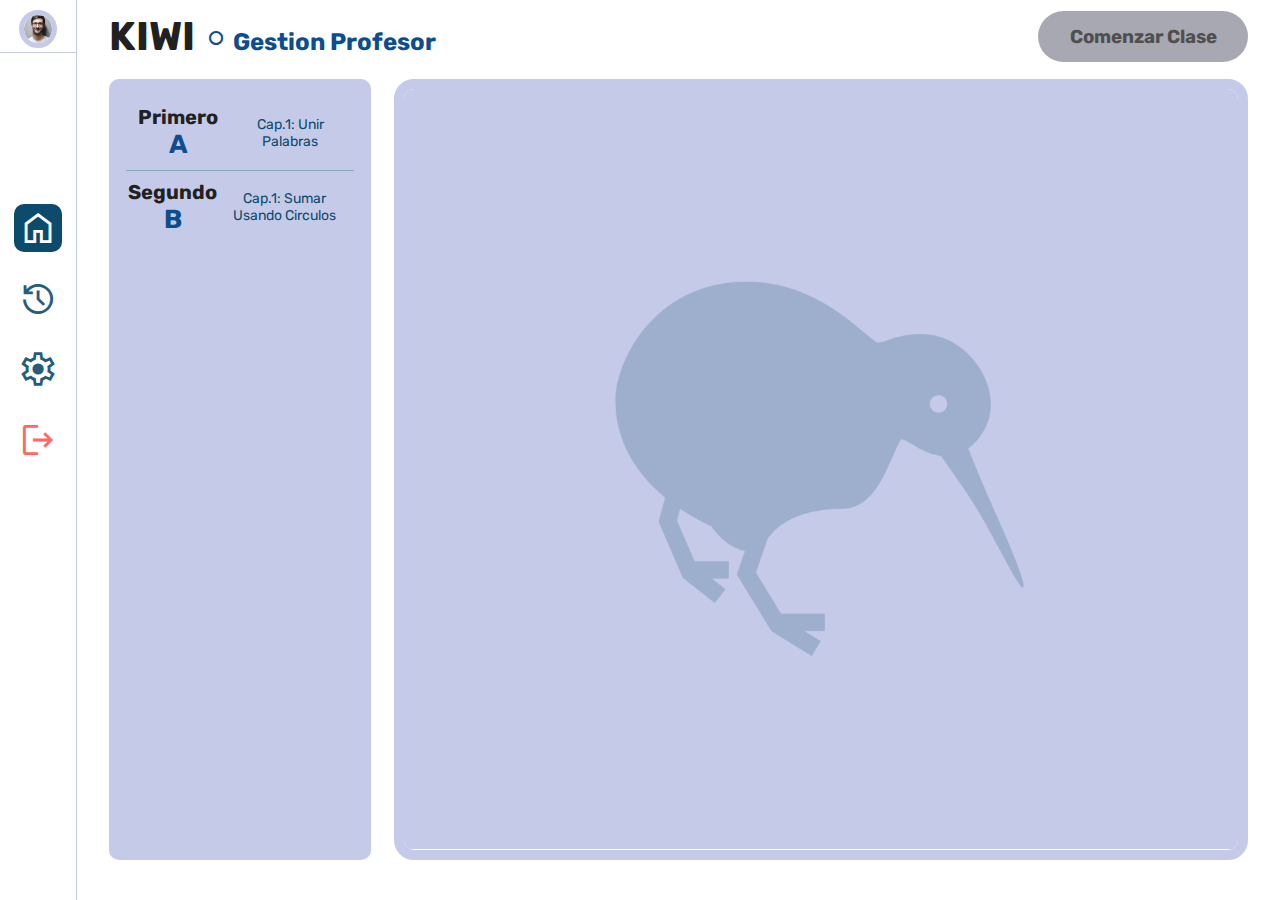
<file: gestion.html>
<!DOCTYPE html>
<html lang="es">

<head>
    <meta charset="UTF-8">
    <meta name="viewport" content="width=device-width, initial-scale=1.0">
    <title>Kiwi | Gestion</title>
    <link rel="icon" type="image/jpg" href="Assets/media/Logo/kiwi-favicon.png" />
    <link rel="stylesheet" href="Assets/css/style_gestion.css">
    <link href="https://fonts.googleapis.com/icon?family=Material+Icons" rel="stylesheet">
    <link rel="stylesheet"
        href="https://fonts.googleapis.com/css2?family=Material+Symbols+Outlined:opsz,wght,FILL,GRAD@20..48,100..700,0..1,-50..200" />
</head>

<body>
    <div class="header">
        <!--SideBar con division de perfil-->
        <nav>
            <!--Perfil-->
            <div class="frame_profile">
                <img src="Assets/media/images/photo9.png" alt="profile_photo" class="profile">
            </div>
            <!--Herramientas-->
            <ul>
                <li><span class="material-symbols-outlined option_sideBar" id="active">home</span></li>
                <li><span class="material-symbols-outlined option_sideBar">history</span></li>
                <li><span class="material-symbols-outlined option_sideBar">settings</span></li>
                <li><a href="Index.html"><span class="material-symbols-outlined option_sideBar"
                            id="out">logout</span></a></li>
            </ul>
        </nav>

        <!--Contenedor-->
        <div class="container">
            <!--Seccion superior-->
            <div class="top_side">
                <!--Titulo-->
                <div class="tittle">
                    <h1 class="title">KIWI <span class="material-symbols-outlined dot">fiber_manual_record</span><span
                            class="sub_title"> Gestion Profesor</span></h1>
                </div>
                <!--Boton acceso clase-->
                <div class="button">
                    <h3>Comenzar Clase</h3>
                </div>
            </div>
            <!--Seccion Intermedia-->
            <div class="row">
                <!--Seccion lista clases-->
                <div class="col-1">
                    <div class="list-container">
                        <button class="list-item" id="btn_a" onclick="loadIframe('Vistas/info_eje1.html')">
                            <h2 class="list-title">Primero <span class="list-subTitle">A</span></h2>
                            <p class="list-exercices">Cap.1: Unir Palabras</p>
                        </button>
                        <hr>
                        <button class="list-item" id="btn_b" onclick="loadIframe('Vistas/info_eje2.html')">
                            <h2 class="list-title">Segundo <span class="list-subTitle">B</span></h2>
                            <p class="list-exercices">Cap.1: Sumar Usando Circulos</p>
                        </button>
                    </div>
                </div>
                <!--Seccion Iframe-->
                <div class="col-2">
                    <iframe id="iframe-container" src="Vistas/sample_iframe.html" frameborder="0"
                        class="explain"></iframe>
                </div>
            </div>
        </div>
    </div>

    <script src="Assets/js/script_gestion.js"></script>

    <!-- Script para el Iframe -->
    <script>
        // Funcion para cargar el iframe en base al btn seleccionado
        function loadIframe(src) {
            document.getElementById("iframe-container").src = src;
        }

        // Funcion para habilitar el boton de comenzar clase
        function enableButton(btn) {
            var buttonContainer = document.querySelector('.button');
            var newButton = document.createElement('div');
            newButton.classList.add('button_active');
            var link = document.createElement('a');
            var linkText = document.createTextNode('Comenzar Clase');
            link.appendChild(linkText);

            if (btn === 'a') {
                console.log('Boton 1 Pulsado');
                link.href = 'Vistas/Clase.html?flag=a';
            } else if (btn === 'b') {
                console.log('Boton 2 Pulsado');
                link.href = 'Vistas/Clase.html?flag=b';
            }

            newButton.appendChild(link);
            buttonContainer.replaceWith(newButton);
        }


        // Obtén una referencia al botón por su id
        var button1 = document.getElementById('btn_a');
        var button2 = document.getElementById('btn_b');

        // Agrega un escuchador de eventos clic al botón
        button1.addEventListener('click', function () {
            // La función se ejecutará cuando se haga clic en el botón
            enableButton('a');
        });

        button2.addEventListener('click', function () {
            // La función se ejecutará cuando se haga clic en el botón
            enableButton('b');
        });
    </script>
</body>

</html>
</file>
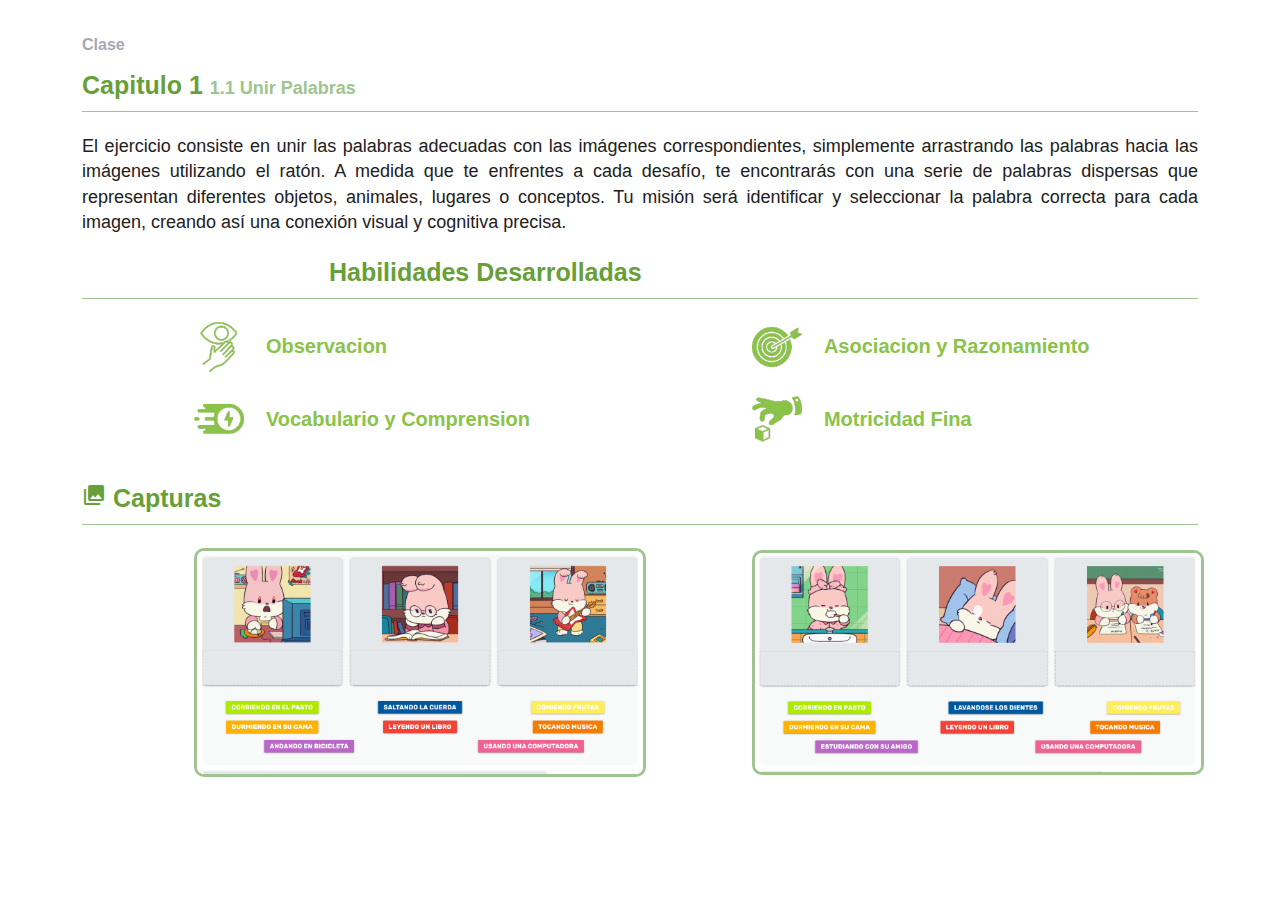
<file: Vistas/info_eje1.html>
<!DOCTYPE html>
<html>

<head>
    <meta charset="UTF-8">
    <title>Mi página web</title>
    <link href="https://fonts.googleapis.com/icon?family=Material+Icons" rel="stylesheet">
    <style>
        ::-webkit-scrollbar {
            display: none;
        }

        /*variables*/
        :root {
            --primary-color: #689F38;
            --secondary-color: #8BC34A;
            --tertiary-color: #DCEDC8;
            --quaternary-color: #9FC490;
            --light-color: #E4E8EB;
            --white-color: #fff;
            --black-color: #1D1D1B;
            --red-color: #FF5757;
            --font-light-color: #a8a8b3;
            --font-dark-color: #212121;
            --font-bold-color: #4f4f4f;
            --box_shadow-primary: 0px 6px 50px -20px rgba(0, 0, 0, 0.6);
            --lowText_font_size: 16px;
            --text_size_title: 40px;
            --text_size_title_card: 24px;
            --text_size_subTitle: 20px;
        }

        body {
            font-family: Arial, sans-serif;
            margin: 0;
            padding: 20px;
        }

        .container {
            max-width: 90%;
            margin: 0 auto;
        }

        .pre_title {
            color: var(--font-light-color);
            font-weight: 600;
        }

        h1 {
            font-size: 25px;
            margin-bottom: 1%;
            color: var(--primary-color);
        }

        .sub_title {
            color: var(--quaternary-color);
            font-size: 18px;
        }

        .divider {
            border: none;
            border-top: 1px solid var(--quaternary-color);
            margin-bottom: 2%;
        }

        .text {
            color: var(--font-dark-color);
            font-size: 18px;
            line-height: 1.4;
            text-align: justify;
            margin-bottom: 2%;
        }

        .image-row {
            display: flex;
            flex-wrap: wrap;
            justify-content: space-between;
        }

        .image {
            width: 40%;
            margin-bottom: 2%;
            margin-left: auto;
            display: flex;
            align-items: center;
        }

        .image img {
            max-width: 100%;
            height: auto;
            display: block;
        }

        .capturas{
            border: 3px solid var(--quaternary-color);
            border-radius: 10px;
        }

        .image-caption {
            text-align: center;
            margin-left: 5%;
            font-weight: 600;
            color: var(--secondary-color);
            font-size: 20px;
        }
    </style>
</head>

<body>
    <div class="container">
        <p class="pre_title">Clase</p>

        <h1>Capitulo 1 <span class="sub_title"> 1.1 Unir Palabras</span></h1>
        <div class="divider"></div>
        <div class="text">
            <p>El ejercicio consiste en unir las palabras adecuadas con las imágenes correspondientes,
                simplemente arrastrando las palabras hacia las imágenes utilizando el ratón. A medida que
                te enfrentes a cada desafío, te encontrarás con una serie de palabras dispersas que representan
                diferentes objetos, animales, lugares o conceptos. Tu misión será identificar y seleccionar
                la palabra correcta para cada imagen, creando así una conexión visual y cognitiva precisa.</p>
        </div>

        <h1><i class="material-icons">psychology</i> Habilidades Desarrolladas</h1>
        <div class="divider"></div>
        <div class="image-row">
            <div class="image">
                <img src="../Assets/media/skills/concentracion.png" alt="Imagen 1">
                <div class="image-caption">Observacion</div>
            </div>
            <div class="image">
                <img src="../Assets/media/skills/destreza.png" alt="Imagen 2">
                <div class="image-caption">Asociacion y Razonamiento</div>
            </div>
            <div class="image">
                <img src="../Assets/media/skills/velocidad.png" alt="Imagen 3">
                <div class="image-caption">Vocabulario y Comprension</div>
            </div>
            <div class="image">
                <img src="../Assets/media/skills/motricidad.png" alt="Imagen 4">
                <div class="image-caption">Motricidad Fina</div>
            </div>
        </div>

        <h1><i class="material-icons">collections</i> Capturas</h1>
        <div class="divider"></div>
        <div class="image-row">
            <div class="image">
                <img src="../Assets/media/Clases/clase_ejercicio1.png" alt="Imagen 3" class="capturas">
            </div>
            <div class="image">
                <img src="../Assets/media/Clases/clase_ejercicio2.png" alt="Imagen 4" class="capturas">
            </div>
        </div>
    </div>
</body>

</html>
</file>
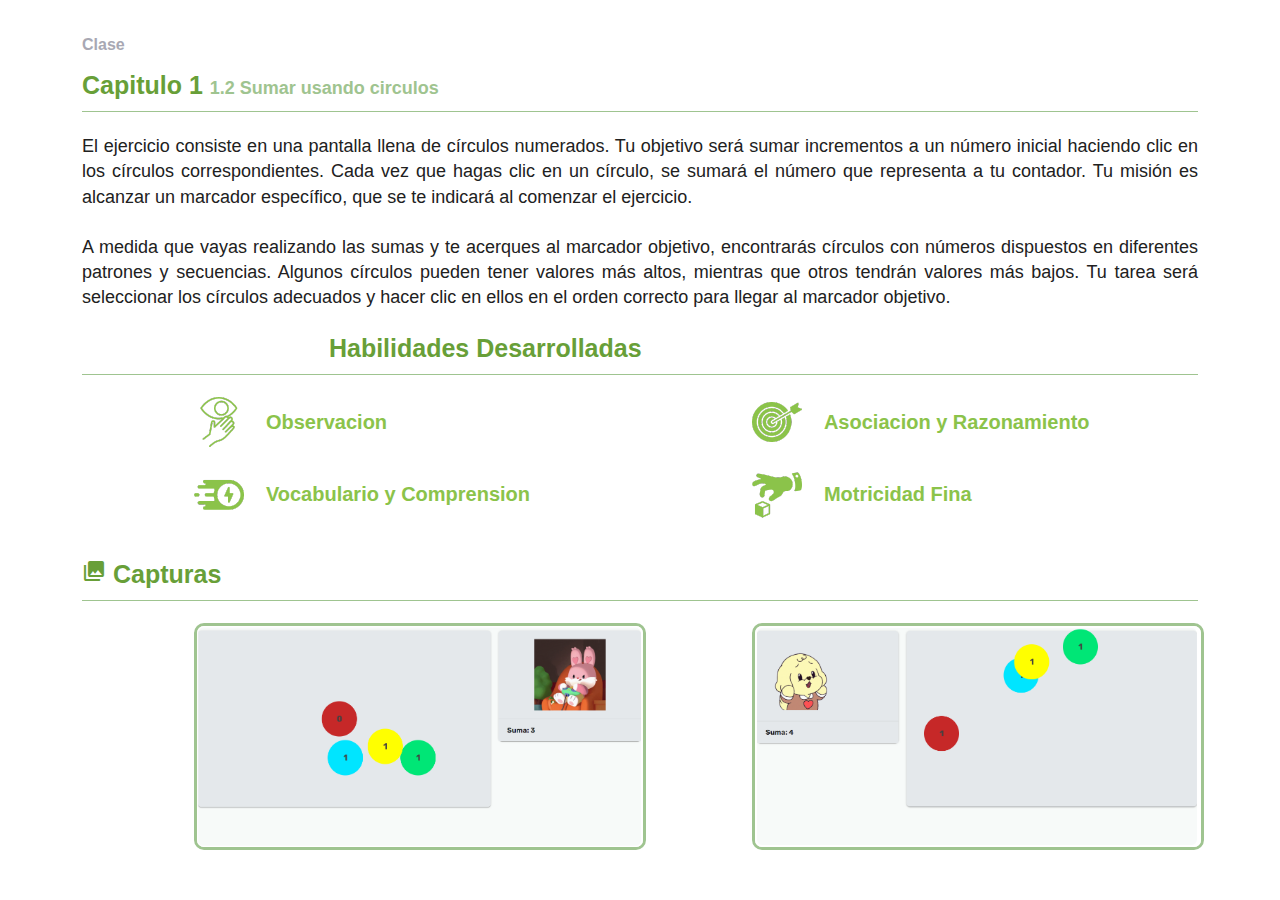
<file: Vistas/info_eje2.html>
<!DOCTYPE html>
<html>

<head>
    <meta charset="UTF-8">
    <title>Mi página web</title>
    <link href="https://fonts.googleapis.com/icon?family=Material+Icons" rel="stylesheet">
    <style>
        ::-webkit-scrollbar {
            display: none;
        }

        /*variables*/
        :root {
            --primary-color: #689F38;
            --secondary-color: #8BC34A;
            --tertiary-color: #DCEDC8;
            --quaternary-color: #9FC490;
            --light-color: #E4E8EB;
            --white-color: #fff;
            --black-color: #1D1D1B;
            --red-color: #FF5757;
            --font-light-color: #a8a8b3;
            --font-dark-color: #212121;
            --font-bold-color: #4f4f4f;
            --box_shadow-primary: 0px 6px 50px -20px rgba(0, 0, 0, 0.6);
            --lowText_font_size: 16px;
            --text_size_title: 40px;
            --text_size_title_card: 24px;
            --text_size_subTitle: 20px;
        }

        body {
            font-family: Arial, sans-serif;
            margin: 0;
            padding: 20px;
        }

        .container {
            max-width: 90%;
            margin: 0 auto;
        }

        .pre_title {
            color: var(--font-light-color);
            font-weight: 600;
        }

        h1 {
            font-size: 25px;
            margin-bottom: 1%;
            color: var(--primary-color);
        }

        .sub_title {
            color: var(--quaternary-color);
            font-size: 18px;
        }

        .divider {
            border: none;
            border-top: 1px solid var(--quaternary-color);
            margin-bottom: 2%;
        }

        .text {
            color: var(--font-dark-color);
            font-size: 18px;
            line-height: 1.4;
            text-align: justify;
            margin-bottom: 2%;
        }

        .image-row {
            display: flex;
            flex-wrap: wrap;
            justify-content: space-between;
        }

        .image {
            width: 40%;
            margin-bottom: 2%;
            margin-left: auto;
            display: flex;
            align-items: center;
        }

        .image img {
            max-width: 100%;
            height: auto;
            display: block;
        }

        .capturas{
            border: 3px solid var(--quaternary-color);
            border-radius: 10px;
        }

        .image-caption {
            text-align: center;
            margin-left: 5%;
            font-weight: 600;
            color: var(--secondary-color);
            font-size: 20px;
        }
    </style>
</head>

<body>
    <div class="container">
        <p class="pre_title">Clase</p>

        <h1>Capitulo 1 <span class="sub_title"> 1.2 Sumar usando circulos</span></h1>
        <div class="divider"></div>
        <div class="text">
            <p>El ejercicio consiste en una pantalla llena de círculos numerados. Tu objetivo
                será sumar incrementos a un número inicial haciendo clic en los círculos correspondientes.
                Cada vez que hagas clic en un círculo, se sumará el número que representa a tu contador.
                Tu misión es alcanzar un marcador específico, que se te indicará al comenzar el ejercicio.<br><br>
                A medida que vayas realizando las sumas y te acerques al marcador objetivo, encontrarás círculos
                con números dispuestos en diferentes patrones y secuencias. Algunos círculos pueden tener valores
                más altos, mientras que otros tendrán valores más bajos. Tu tarea será seleccionar los círculos
                adecuados y hacer clic en ellos en el orden correcto para llegar al marcador objetivo.
            </p>
        </div>

        <h1><i class="material-icons">psychology</i> Habilidades Desarrolladas</h1>
        <div class="divider"></div>
        <div class="image-row">
            <div class="image">
                <img src="../Assets/media/skills/concentracion.png" alt="Imagen 1">
                <div class="image-caption">Observacion</div>
            </div>
            <div class="image">
                <img src="../Assets/media/skills/destreza.png" alt="Imagen 2">
                <div class="image-caption">Asociacion y Razonamiento</div>
            </div>
            <div class="image">
                <img src="../Assets/media/skills/velocidad.png" alt="Imagen 3">
                <div class="image-caption">Vocabulario y Comprension</div>
            </div>
            <div class="image">
                <img src="../Assets/media/skills/motricidad.png" alt="Imagen 4">
                <div class="image-caption">Motricidad Fina</div>
            </div>
        </div>

        <h1><i class="material-icons">collections</i> Capturas</h1>
        <div class="divider"></div>
        <div class="image-row">
            <div class="image">
                <img src="../Assets/media/Clases/clase_ejercicio3.png" alt="Imagen 3" class="capturas">
            </div>
            <div class="image">
                <img src="../Assets/media/Clases/clase_ejercicio4.png" alt="Imagen 3" class="capturas">
            </div>
        </div>
    </div>
</body>

</html>
</file>
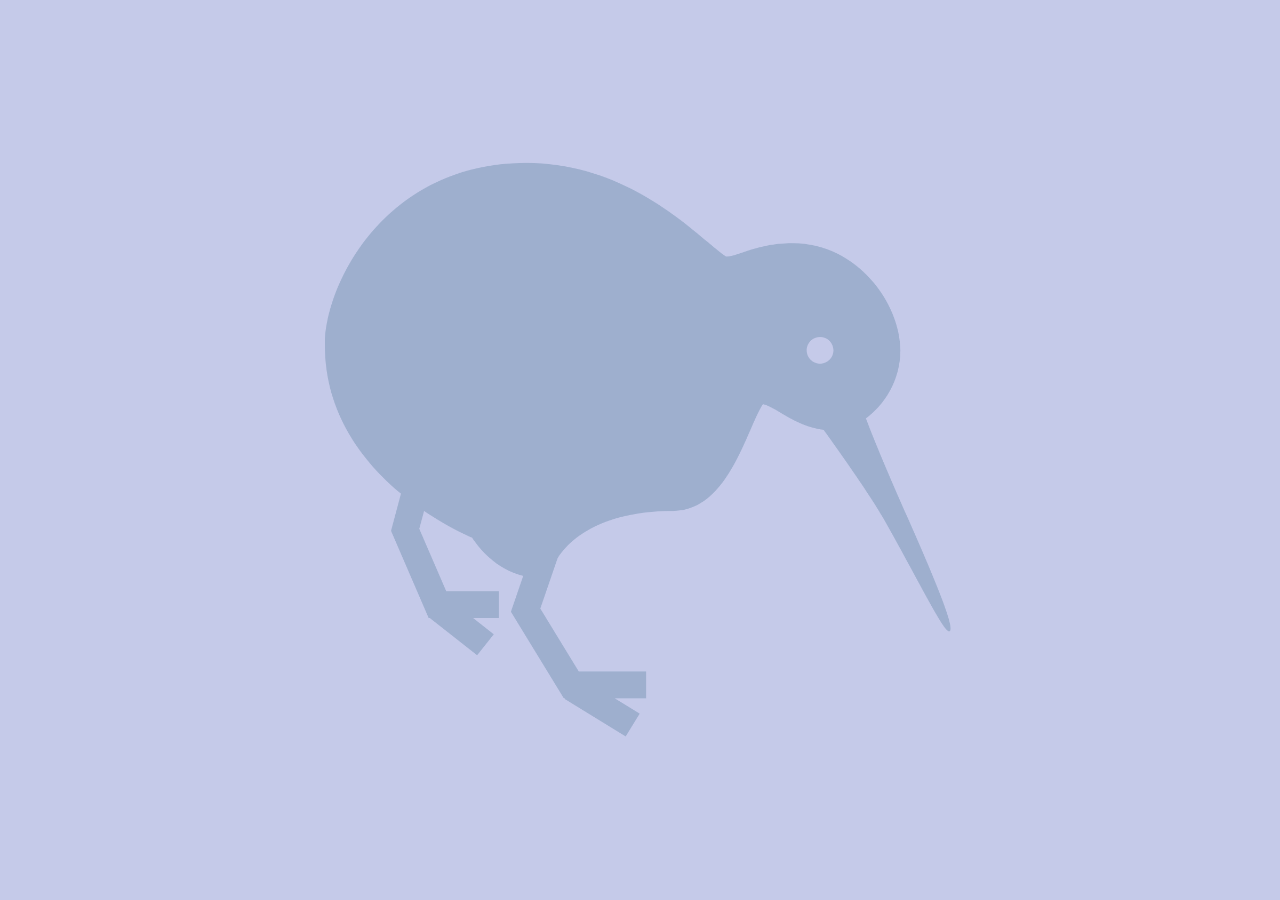
<file: Vistas/sample_iframe.html>
<!DOCTYPE html>
<html>
<head>
  <style>
    body {
      margin: 0;
      padding: 0;
      display: flex;
      justify-content: center;
      align-items: center;
      height: 100vh;
      background-color: #C5CAE9;
    }
    
    img {
      max-width: 80%;
      max-height: 80%;
    }
  </style>
</head>
<body>
  <img src="../Assets/media/Cover/kiwi_background.png" alt="Imagen">
</body>
</html>
</file>
<file: Assets/css/style_gestion.css>
/*Font*/
@import url('https://fonts.googleapis.com/css2?family=Rubik:ital,wght@0,300;0,400;0,500;0,600;0,700;0,800;0,900;1,300;1,400;1,500;1,600;1,700;1,800;1,900&display=swap');

::-webkit-scrollbar {
    display: none;
}

* {
    margin: 0;
    padding: 0;
    box-sizing: border-box;
    font-family: 'Rubik', sans-serif;
}

a{
    text-decoration: none;
    color: inherit;
}

html,
body {
    scroll-behavior: smooth !important;
}

/*variables*/
:root {
    --primary-color: #0E4D8D;
    --secondary-color: #0D4B6D;
    --tertiary-color: #C5CAE9;
    --quaternary-color: #84A9C0;
    --light-color: #E4E8EB;
    --white-color: #fff;
    --black-color: #1D1D1B;
    --red-color: #FF5757;
    --selected-color: #689F38;
    --selected-light-color: #8BC34A;
    --font-light-color: #a8a8b3;
    --font-dark-color: #212121;
    --font-bold-color: #4f4f4f;
    --box_shadow-primary: 0px 6px 50px -20px rgba(0, 0, 0, 0.6);
    --lowText_font_size: 26px;
    --text_size_title: 40px;
    --text_size_title_card: 24px;
    --text_size_subTitle: 20px;
}

/*SideBar*/
.header {
    width: 100%;
    height: 100vh;
    background: white;
    position: relative;
}

nav {
    position: absolute;
    top: 0;
    left: 0;
    bottom: 0;
    background-color: white;
    width: 6%;
    padding: 10px 0;
    border-right: 1px solid var(--tertiary-color);
}

nav .profile {
    width: 50%;
    display: block;
    margin: auto;
    cursor: pointer;
    border: 5px solid var(--tertiary-color);
    border-radius: 50%;
    transition: all 0.3s ease-in-out;
}

nav .profile:hover {
    border: 5px solid var(--secondary-color);
}

nav .frame_profile {
    border-bottom: 1px solid var(--tertiary-color);
    padding-bottom: 5%;
}

/*Herramientas*/
nav ul {
    margin-top: 200%;
    text-align: center;
}

nav ul li {
    list-style: none;
    margin-bottom: 30%;
}

nav ul li .option_sideBar {
    color: var(--secondary-color);
    font-size: 250%;
    padding: 5%;
    cursor: pointer;
    border-radius: 10px;
    opacity: 0.9;
    transition: opacity 0.5s, background 0.5s;
}

nav ul li .option_sideBar:hover {
    background-color: var(--secondary-color);
    color: var(--white-color);
    opacity: 1;
}

#active {
    background-color: var(--secondary-color);
    color: var(--white-color);
    opacity: 1;
}

#out {
    color: var(--red-color);
}

#out:hover {
    background-color: var(--red-color);
    color: var(--white-color);
}

/*Contenido*/
.container {
    margin-left: 6%;
    padding: 0 2.5%;
}

/*Header*/
.top_side {
    display: flex;
    justify-content: space-between;
    align-items: center;
    padding: 1% 0;
}

/*Titulo*/
.top_side .title {
    font-size: var(--text_size_title);
    color: var(--font-dark-color);
}

.dot {
    color: var(--primary-color);
}

.top_side .sub_title {
    font-size: var(--text_size_title_card);
    color: var(--primary-color);
}

/*Boton*/
.button {
    background-color: var(--font-light-color);
    color: var(--font-bold-color);
    border: 3px solid transparent;
    border-radius: 50px;
    font-size: var(--text_size_button);
    font-weight: 600;
    padding: 1% 2.5%;
    cursor: pointer;
    transition: all 0.3s ease-in-out;
}

.button_active {
    background-color: var(--tertiary-color);
    color: var(--primary-color);
    border: 3px solid transparent;
    border-radius: 50px;
    font-size: 18.3px;
    font-weight: 800;
    padding: 1% 2.5%;
    cursor: pointer;
    transition: all 0.3s ease-in-out;
}

.button_active:hover{
    background-color: var(--primary-color);
    color: var(--tertiary-color);
    border: solid var(--tertiary-color);
    transform: scale(1.1);
}


/*Seccion Intermedia*/
.row {
    margin-top: 0.5%;
    display: flex;
    justify-content: space-between;
}

/*Lista clases*/
.row .col-1 {
    flex-basis: 23%;
    width: 100%;
    height: 86.7vh;
    background-color: var(--tertiary-color);
    border-radius: 10px;
    padding: 1.5% 1.5%;
}

.list-container {
    display: flex;
    flex-direction: column;
}

.list-item {
    display: flex;
    align-items: center;
    justify-content: space-between;
    padding: 4% 1%;
    cursor: pointer;
    border-radius: 2px;
    outline: none !important;
    border: none !important;
    background-color: var(--tertiary-color-color);
}

.list-title {
    color: var(--font-dark-color);
    transition: 0.3s ease-in-out;
}

.list-subTitle {
    font-size: var(--lowText_font_size);
    color: var(--primary-color);
    transition: 0.3s ease-in-out;
}

.list-exercices {
    color: var(--secondary-color);
    font-size: 14px;
    transition: 0.3s ease-in-out;
}

.list-item.selected .list-title, .list-item.selected .list-subTitle {
    color: var(--selected-color) !important;
}

.list-item.selected .list-exercices {
    color: var(--selected-light-color)!important;
}

hr {
    border: none;
    border-top: 1px solid var(--quaternary-color);
}

/*Iframe*/
.row .col-2 {
    flex-basis: 75%;
}

.explain {
    border-radius: 10px;
    -webkit-border-radius: 20px;
    height: 86.7vh;
    max-height: 86.7vh;
    width: 100%;
    border: 10px solid var(--tertiary-color);
}
</file>
